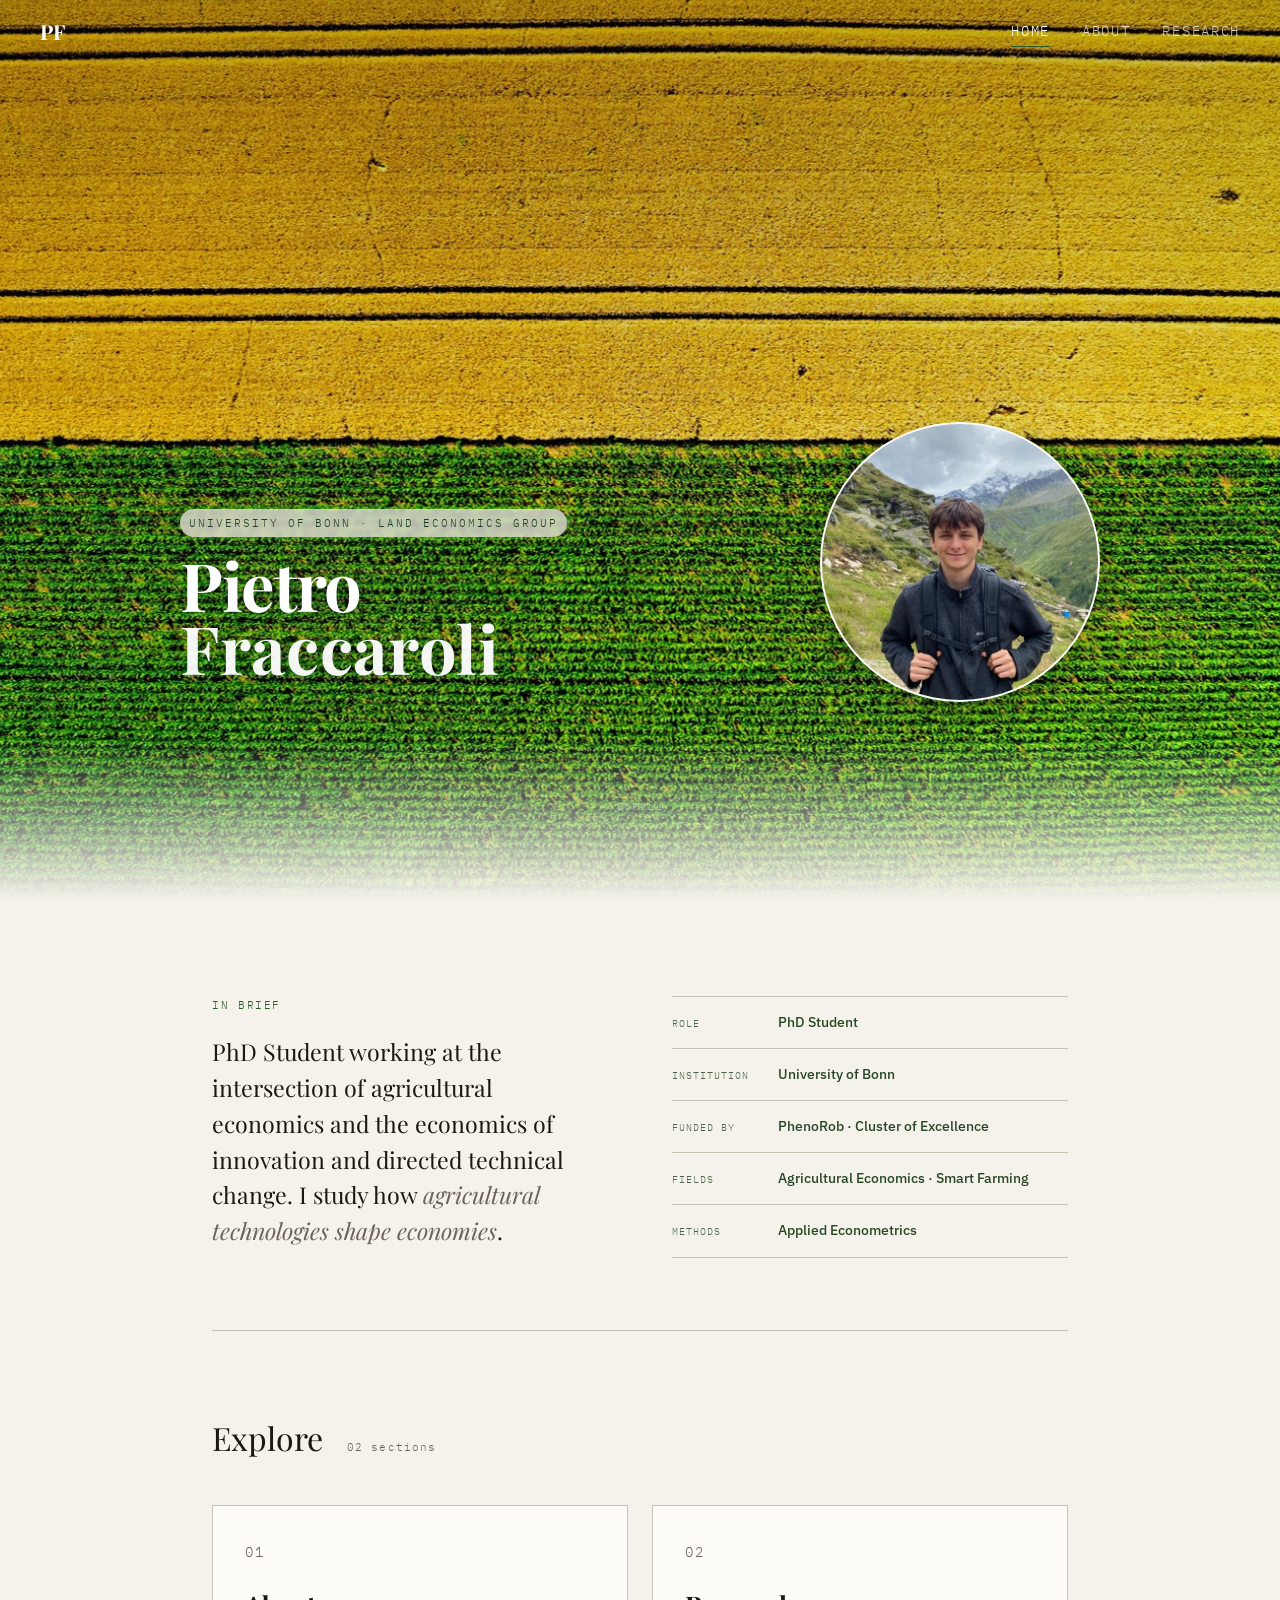
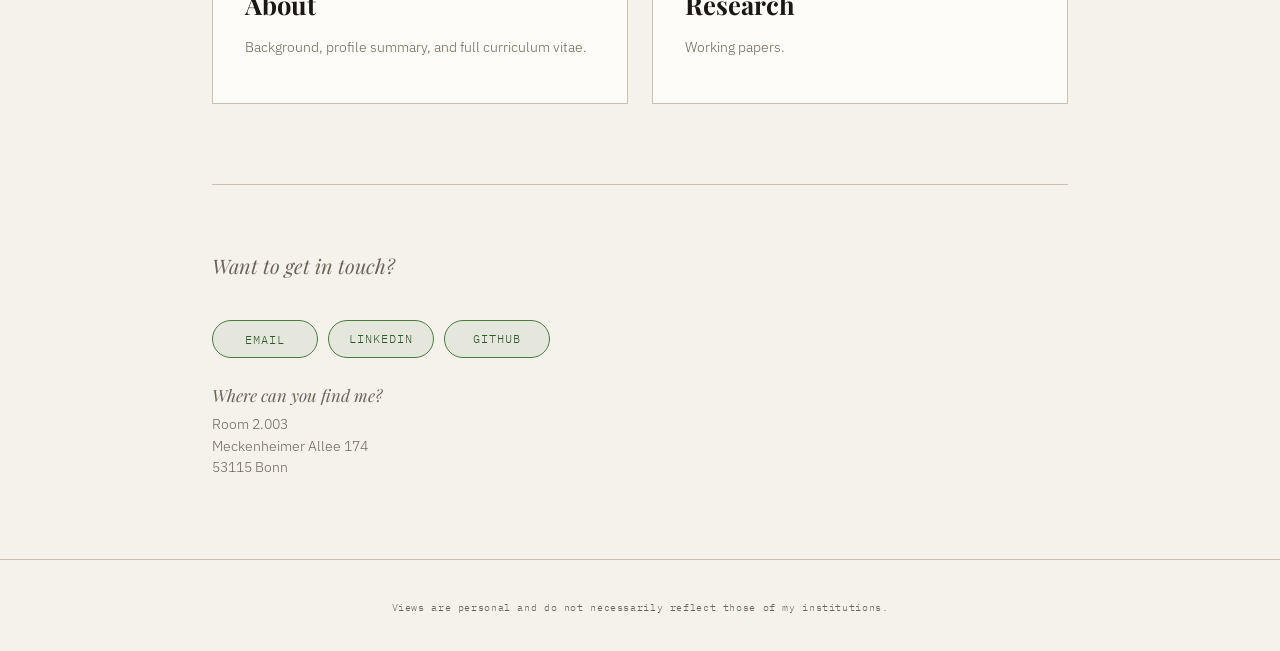
<file: index.html>
<!DOCTYPE html>
<html lang="en">
<head>
  <meta charset="UTF-8" />
  <meta name="viewport" content="width=device-width, initial-scale=1.0" />
  <title>Pietro Fraccaroli | Home</title>
  <link rel="preconnect" href="https://fonts.googleapis.com">
  <link rel="preconnect" href="https://fonts.gstatic.com" crossorigin>
  <link href="https://fonts.googleapis.com/css2?family=Playfair+Display:ital,wght@0,400;0,700;1,400&family=IBM+Plex+Mono:wght@400;500&family=IBM+Plex+Sans:wght@300;400;500&display=swap" rel="stylesheet">
  <style>
    *, *::before, *::after { box-sizing: border-box; margin: 0; padding: 0; }

    :root {
      --bg: #f5f2eb;
      --ink: #1a1714;
      --muted: #6b6358;
      --accent: #2d5a27;
      --accent-light: #4a7c42;
      --rule: #c8c0b0;
      --card-bg: #fefcf8;
      --serif: 'Playfair Display', Georgia, serif;
      --mono: 'IBM Plex Mono', monospace;
      --sans: 'IBM Plex Sans', sans-serif;
    }

    html { scroll-behavior: smooth; }

    body {
      background: var(--bg);
      color: var(--ink);
      font-family: var(--sans);
      font-weight: 300;
      line-height: 1.7;
      overflow-x: hidden;
    }

    /* NAV */
    .site-header {
      position: fixed;
      top: 0; left: 0; right: 0;
      z-index: 100;
      padding: 0 2.5rem;
      display: flex;
      align-items: center;
      justify-content: space-between;
      height: 64px;
      transition: background 0.4s, backdrop-filter 0.4s, box-shadow 0.4s;
    }
    .site-header.scrolled {
      background: rgba(245,242,235,0.92);
      backdrop-filter: blur(12px);
      box-shadow: 0 1px 0 var(--rule);
    }
    .brand {
      font-family: var(--serif);
      font-size: 1.3rem;
      font-weight: 700;
      color: #fff;
      text-decoration: none;
      letter-spacing: 0.02em;
      transition: color 0.4s;
    }
    .site-header.scrolled .brand { color: var(--ink); }
    nav { display: flex; gap: 2rem; }
    nav a {
      font-family: var(--mono);
      font-size: 0.88rem;
      text-transform: uppercase;
      letter-spacing: 0.12em;
      color: rgba(255,255,255,0.75);
      text-decoration: none;
      transition: color 0.2s;
      position: relative;
    }
    .site-header.scrolled nav a { color: var(--muted); }
    nav a::after {
      content: '';
      position: absolute;
      bottom: -3px; left: 0; right: 0;
      height: 1px;
      background: var(--accent);
      transform: scaleX(0);
      transform-origin: left;
      transition: transform 0.3s;
    }
    nav a:hover, nav a.active { color: #fff; }
    .site-header.scrolled nav a:hover,
    .site-header.scrolled nav a.active { color: var(--ink); }
    nav a:hover::after, nav a.active::after { transform: scaleX(1); }

    /* HERO PARALLAX */
    .hero-wrap {
      position: relative;
      height: 100vh;
      overflow: hidden;
    }
    .hero-bg {
      position: absolute;
      inset: -20%;
      background: url('bernd-dittrich-CfTuh559VVY-unsplash.jpg') center center / cover no-repeat;
      will-change: transform;
    }
    .hero-overlay {
      position: absolute;
      inset: 0;
      background: linear-gradient(
        to bottom,
        rgba(15,13,10,0.24) 0%,
        rgba(15,13,10,0.08) 45%,
        rgba(245,242,235,0.0) 82%,
        rgba(245,242,235,1) 100%
      );
    }
    .hero-content {
      position: absolute;
      bottom: 22%;
      left: 50%;
      transform: translateX(-50%);
      width: min(920px, 90vw);
      display: flex;
      align-items: flex-end;
      justify-content: space-between;
      gap: 2rem;
    }
    .hero-photo {
      width: 280px;
      height: 280px;
      border-radius: 50%;
      overflow: hidden;
      flex-shrink: 0;
      border: 2px solid rgba(255,255,255,0.85);
      box-shadow: 0 12px 32px rgba(0,0,0,0.28);
      background: rgba(245,242,235,0.85);
      opacity: 0;
      animation: fadeUp 0.8s 0.5s forwards;
    }
    .hero-photo img {
      width: 100%;
      height: 100%;
      object-fit: cover;
      object-position: center;
      display: block;
    }
    @media (max-width: 680px) {
      .hero-content { flex-direction: column; align-items: flex-start; gap: 1.2rem; }
      .hero-photo { width: 160px; height: 160px; order: -1; }
    }
    .hero-eyebrow {
      font-family: var(--mono);
      font-size: 0.7rem;
      letter-spacing: 0.18em;
      text-transform: uppercase;
      color: #1f3d1d;
      background: rgba(245,242,235,0.72);
      display: inline-block;
      padding: 0.28rem 0.55rem;
      border-radius: 999px;
      backdrop-filter: blur(2px);
      margin-bottom: 1rem;
      opacity: 0;
      animation: fadeUp 0.8s 0.2s forwards;
    }
    .hero-content h1 {
      font-family: var(--serif);
      font-size: clamp(2.4rem, 5.2vw, 4.8rem);
      font-weight: 700;
      color: #fff;
      line-height: 0.95;
      letter-spacing: -0.02em;
      text-shadow: 0 4px 16px rgba(0, 0, 0, 0.2);
      margin-bottom: 1.4rem;
      opacity: 0;
      animation: fadeUp 0.8s 0.4s forwards;
    }
    .hero-content h1 em {
      font-family: var(--sans);
      font-style: normal;
      font-weight: 300;
      letter-spacing: 0.02em;
      color: rgba(255,255,255,0.9);
    }
    .hero-content h1 strong {
      font-family: inherit;
      font-style: normal;
      font-weight: 700;
      letter-spacing: 0.01em;
      color: rgba(255,255,255,0.95);
    }
    .hero-lead {
      font-size: 1rem;
      font-weight: 300;
      color: rgba(255,255,255,0.8);
      max-width: 460px;
      opacity: 0;
      animation: fadeUp 0.8s 0.6s forwards;
    }
    .scroll-hint {
      position: absolute;
      bottom: 2.5rem;
      left: 50%;
      transform: translateX(-50%);
      display: flex;
      flex-direction: column;
      align-items: center;
      gap: 0.5rem;
      opacity: 0;
      animation: fadeIn 1s 1.4s forwards;
    }
    .scroll-hint span {
      font-family: var(--mono);
      font-size: 0.62rem;
      letter-spacing: 0.18em;
      color: rgba(255,255,255,0.45);
      text-transform: uppercase;
    }
    .scroll-line {
      width: 1px;
      height: 36px;
      background: rgba(255,255,255,0.3);
      animation: scrollPulse 2s 2s infinite;
    }

    /* MAIN */
    .main-content {
      position: relative;
      z-index: 2;
      background: var(--bg);
    }
    .container {
      max-width: 920px;
      margin: 0 auto;
      padding: 0 2rem;
    }

    /* INTRO */
    .intro-section {
      padding: 6rem 0 4.5rem;
      border-bottom: 1px solid var(--rule);
    }
    .intro-grid {
      display: grid;
      grid-template-columns: 1fr 1fr;
      gap: 4rem;
      align-items: start;
    }
    .intro-label {
      font-family: var(--mono);
      font-size: 0.68rem;
      letter-spacing: 0.15em;
      text-transform: uppercase;
      color: var(--accent);
      margin-bottom: 1.2rem;
    }
    .intro-text {
      font-family: var(--serif);
      font-size: 1.45rem;
      font-weight: 400;
      line-height: 1.55;
    }
    .intro-text em {
      font-style: italic;
      color: var(--muted);
    }
    .meta-line {
      display: flex;
      align-items: baseline;
      gap: 1rem;
      padding: 0.85rem 0;
      border-bottom: 1px solid var(--rule);
    }
    .meta-line:first-child { border-top: 1px solid var(--rule); }
    .meta-key {
      font-family: var(--mono);
      font-size: 0.65rem;
      letter-spacing: 0.1em;
      text-transform: uppercase;
      color: #4e6748;
      min-width: 90px;
      flex-shrink: 0;
    }
    .meta-val {
      font-size: 0.88rem;
      color: #274724;
      font-weight: 500;
    }

    /* CARDS */
    .explore-section { padding: 5rem 0; }
    .section-header {
      display: flex;
      align-items: baseline;
      gap: 1.5rem;
      margin-bottom: 2.5rem;
    }
    .section-header h2 {
      font-family: var(--serif);
      font-size: 2rem;
      font-weight: 400;
    }
    .section-header .count {
      font-family: var(--mono);
      font-size: 0.7rem;
      color: var(--muted);
      letter-spacing: 0.1em;
    }
    .cards {
      display: grid;
      grid-template-columns: 1fr 1fr;
      gap: 1.5rem;
    }
    .card-link { text-decoration: none; color: inherit; display: block; height: 100%; }
    .card {
      background: var(--card-bg);
      border: 1px solid var(--rule);
      padding: 2.2rem 2rem 2.8rem;
      height: 100%;
      position: relative;
      overflow: hidden;
      transition: transform 0.3s, box-shadow 0.3s, border-color 0.3s;
    }
    .card::before {
      content: '';
      position: absolute;
      top: 0; left: 0; right: 0;
      height: 3px;
      background: var(--accent);
      transform: scaleX(0);
      transform-origin: left;
      transition: transform 0.35s;
    }
    .card-link:hover .card {
      transform: translateY(-5px);
      box-shadow: 0 16px 40px rgba(0,0,0,0.09);
      border-color: transparent;
    }
    .card-link:hover .card::before { transform: scaleX(1); }
    .card-num {
      font-family: var(--mono);
      font-size: 0.65rem;
      letter-spacing: 0.12em;
      color: var(--muted);
      margin-bottom: 1.2rem;
    }
    .card h3 {
      font-family: var(--serif);
      font-size: 1.6rem;
      font-weight: 700;
      margin-bottom: 0.6rem;
    }
    .card p { font-size: 0.88rem; color: var(--muted); line-height: 1.6; }
    .card-arrow {
      position: absolute;
      bottom: 1.5rem; right: 1.75rem;
      font-size: 1.1rem;
      color: var(--accent);
      opacity: 0;
      transform: translateX(-6px);
      transition: opacity 0.3s, transform 0.3s;
    }
    .card-link:hover .card-arrow { opacity: 1; transform: translateX(0); }

    /* CONTACT */
    .contact-strip {
      border-top: 1px solid var(--rule);
      padding: 4rem 0 5rem;
      display: flex;
      align-items: flex-start;
      justify-content: space-between;
      flex-wrap: wrap;
      gap: 1.5rem;
    }
    .contact-left p:first-child {
      font-family: var(--serif);
      font-size: 1.25rem;
      font-style: italic;
      color: var(--muted);
      margin-bottom: 0.4rem;
    }
    #contact-msg {
      font-family: var(--mono);
      font-size: 0.72rem;
      color: var(--accent);
      letter-spacing: 0.05em;
      min-height: 1rem;
    }
    .social-strip {
      display: flex;
      flex-wrap: wrap;
      gap: 10px;
      margin: 0.9rem 0;
    }
    .social-link {
      display: inline-flex;
      align-items: center;
      justify-content: center;
      min-width: 106px;
      padding: 8px 12px;
      border-radius: 999px;
      border: 1px solid var(--accent-light);
      background: rgba(45, 90, 39, 0.08);
      color: var(--accent);
      font-family: var(--mono);
      font-size: 0.74rem;
      text-transform: uppercase;
      letter-spacing: 0.08em;
      text-decoration: none;
      transition: transform 0.22s ease, background 0.22s ease, color 0.22s ease, box-shadow 0.22s ease;
    }
    .social-link:hover, .social-link:focus-visible {
      background: var(--accent);
      color: #fff;
      transform: translateY(-2px);
      box-shadow: 0 10px 22px rgba(45, 90, 39, 0.24);
    }
    button.social-link {
      font-weight: inherit;
      cursor: pointer;
      appearance: none;
    }
    .contact-question {
      font-family: var(--serif);
      font-size: 1.05rem;
      font-style: italic;
      color: var(--muted);
      margin-top: 1.4rem;
      margin-bottom: 0.3rem;
    }
    .contact-address {
      font-style: normal;
      font-size: 0.85rem;
      color: var(--muted);
      line-height: 1.6;
    }
    .btn {
      font-family: var(--mono);
      font-size: 0.72rem;
      letter-spacing: 0.1em;
      text-transform: uppercase;
      padding: 0.9rem 2rem;
      border: 1px solid var(--ink);
      background: transparent;
      color: var(--ink);
      cursor: pointer;
      text-decoration: none;
      transition: background 0.25s, color 0.25s;
      display: inline-block;
    }
    .btn:hover { background: var(--ink); color: var(--bg); }
    .btn-accent { background: var(--accent); border-color: var(--accent); color: #fff; }
    .btn-accent:hover { background: var(--accent-light); border-color: var(--accent-light); }

    /* FOOTER */
    .site-footer {
      border-top: 1px solid var(--rule);
      padding: 2rem;
      text-align: center;
    }
    .site-footer small {
      font-family: var(--mono);
      font-size: 0.65rem;
      letter-spacing: 0.06em;
      color: var(--muted);
    }

    /* ANIMATIONS */
    @keyframes fadeUp {
      from { opacity: 0; transform: translateY(22px); }
      to   { opacity: 1; transform: translateY(0); }
    }
    @keyframes fadeIn {
      from { opacity: 0; } to { opacity: 1; }
    }
    @keyframes scrollPulse {
      0%, 100% { opacity: 0.3; }
      50%       { opacity: 0.9; }
    }

    /* RESPONSIVE */
    @media (max-width: 680px) {
      .intro-grid, .cards { grid-template-columns: 1fr; gap: 2rem; }
      .hero-content h1 { font-size: 2.8rem; }
      .contact-strip { flex-direction: column; }
    }
  </style>
</head>
<body>

  <header class="site-header" id="site-header">
    <a href="index.html" class="brand">PF</a>
    <nav aria-label="Main navigation">
      <a href="index.html" class="active">Home</a>
      <a href="about.html">About</a>
      <a href="research.html">Research</a>
    </nav>
  </header>

  <div class="hero-wrap">
    <div class="hero-bg" id="hero-bg"></div>
    <div class="hero-overlay"></div>
    <div class="hero-content">
      <div class="hero-text">
        <p class="hero-eyebrow">University of Bonn &middot; Land Economics Group</p>
        <h1>Pietro<br><strong>Fraccaroli</strong></h1>
      </div>
      <div class="hero-photo" id="hero-photo">
        <img src="photo.jpg" alt="Portrait of Pietro Fraccaroli" onerror="this.remove();">
      </div>
    </div>
    <div class="scroll-hint">
      <span>Scroll</span>
      <div class="scroll-line"></div>
    </div>
  </div>

  <main class="main-content">
    <div class="container">

      <section class="intro-section">
        <div class="intro-grid">
          <div>
            <p class="intro-label">In brief</p>
            <p class="intro-text">PhD Student working at the intersection of agricultural economics and the economics of innovation and directed technical change. I study how <em>agricultural technologies shape economies</em>.</p>
          </div>
          <div>
            <div class="meta-line">
              <span class="meta-key">Role</span>
              <span class="meta-val">PhD Student</span>
            </div>
            <div class="meta-line">
              <span class="meta-key">Institution</span>
              <span class="meta-val">University of Bonn</span>
            </div>
            <div class="meta-line">
              <span class="meta-key">Funded by</span>
              <span class="meta-val">PhenoRob · Cluster of Excellence</span>
            </div>
            <div class="meta-line">
              <span class="meta-key">Fields</span>
              <span class="meta-val">Agricultural Economics · Smart Farming</span>
            </div>
            <div class="meta-line">
              <span class="meta-key">Methods</span>
              <span class="meta-val">Applied Econometrics</span>
            </div>
          </div>
        </div>
      </section>

      <section class="explore-section">
        <div class="section-header">
          <h2>Explore</h2>
          <span class="count">02 sections</span>
        </div>
        <div class="cards">
          <a class="card-link" href="about.html" aria-label="Open About page">
            <article class="card">
              <p class="card-num">01</p>
              <h3>About</h3>
              <p>Background, profile summary, and full curriculum vitae.</p>
              <span class="card-arrow">→</span>
            </article>
          </a>
          <a class="card-link" href="research.html" aria-label="Open Research page">
            <article class="card">
              <p class="card-num">02</p>
              <h3>Research</h3>
              <p>Working papers.</p>
              <span class="card-arrow">→</span>
            </article>
          </a>
        </div>
      </section>

      <div class="contact-strip">
        <div class="contact-left">
          <p>Want to get in touch?</p>
          <p id="contact-msg" aria-live="polite"></p>
          <div class="social-strip" aria-label="Contact links">
            <button id="contact-btn" type="button" class="social-link">Email</button>
            <a class="social-link" href="https://www.linkedin.com/in/pietro-fraccaroli-560105260/" target="_blank" rel="noopener">LinkedIn</a>
            <a class="social-link" href="https://github.com/pietrofraccaroli-maker" target="_blank" rel="noopener">GitHub</a>
          </div>
          <p class="contact-question">Where can you find me?</p>
          <address class="contact-address">
            Room 2.003<br>
            Meckenheimer Allee 174<br>
            53115 Bonn
          </address>
        </div>
      </div>

    </div>
  </main>

  <footer class="site-footer">
    <small>Views are personal and do not necessarily reflect those of my institutions.</small>
  </footer>

  <script>
    // Parallax scroll + sticky nav, batched into one animation frame
    const heroBg = document.getElementById('hero-bg');
    const header = document.getElementById('site-header');
    let scrollTicking = false;
    window.addEventListener('scroll', () => {
      if (scrollTicking) return;
      scrollTicking = true;
      requestAnimationFrame(() => {
        const y = window.scrollY;
        heroBg.style.transform = `translate3d(0, ${y * 0.4}px, 0)`;
        header.classList.toggle('scrolled', y > 60);
        scrollTicking = false;
      });
    }, { passive: true });

    // Contact button — copies email to clipboard
    document.getElementById('contact-btn').addEventListener('click', () => {
      const msg = document.getElementById('contact-msg');
      const email = 'pfraccar@uni-bonn.de';
      navigator.clipboard.writeText(email).then(() => {
        msg.textContent = '✓ Email copied to clipboard';
        setTimeout(() => msg.textContent = '', 3000);
      }).catch(() => {
        msg.textContent = email;
      });
    });
  </script>
</body>
</html>
</file>
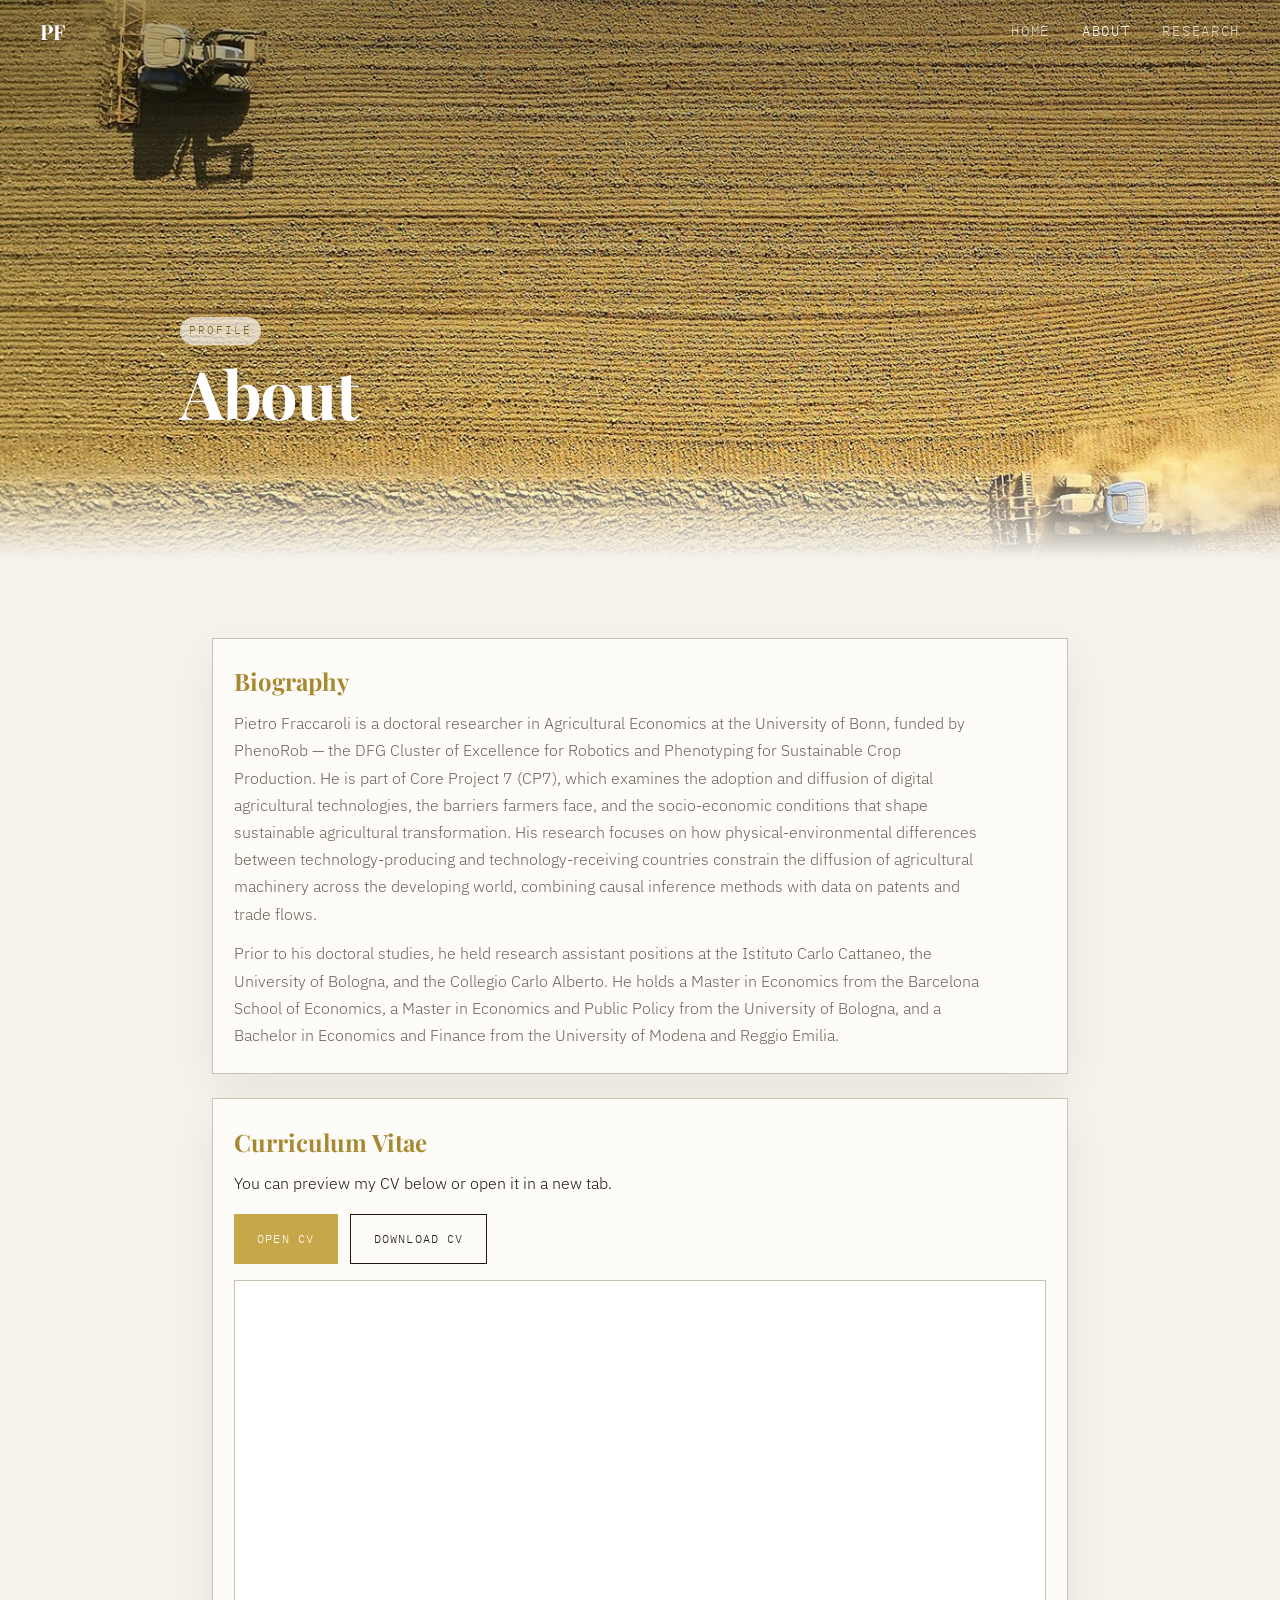
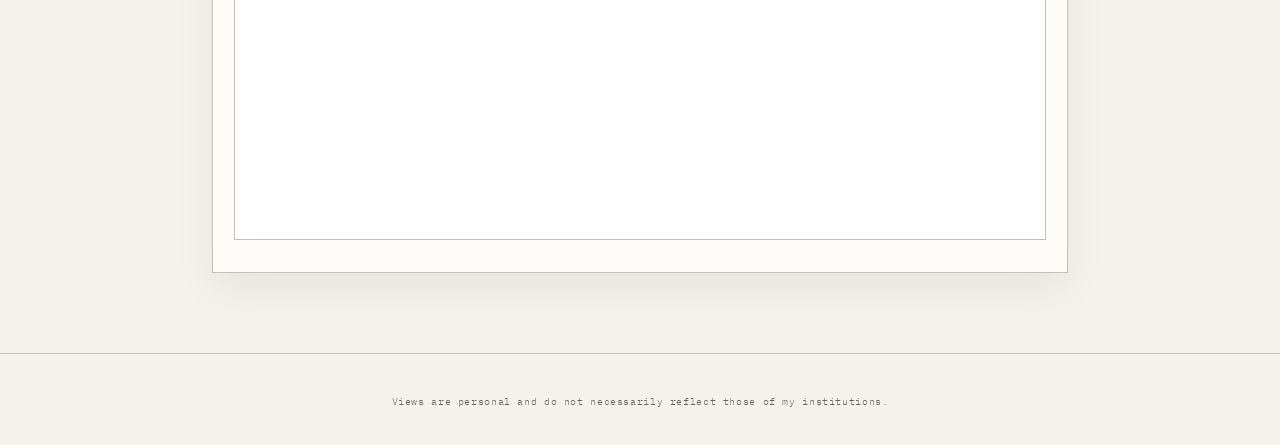
<file: about.html>
<!DOCTYPE html>
<html lang="en">
<head>
  <meta charset="UTF-8" />
  <meta name="viewport" content="width=device-width, initial-scale=1.0" />
  <title>Pietro Fraccaroli | About</title>
  <link rel="preconnect" href="https://fonts.googleapis.com">
  <link rel="preconnect" href="https://fonts.gstatic.com" crossorigin>
  <link href="https://fonts.googleapis.com/css2?family=Playfair+Display:ital,wght@0,400;0,700;1,400&family=IBM+Plex+Mono:wght@400;500&family=IBM+Plex+Sans:wght@300;400;500&display=swap" rel="stylesheet">
  <style>
    *, *::before, *::after { box-sizing: border-box; margin: 0; padding: 0; }

    :root {
      --bg: #f5f2eb;
      --ink: #1a1714;
      --muted: #6b6358;
      --accent: #c6a84a;
      --accent-light: #d6bb67;
      --rule: #c8c0b0;
      --card-bg: #fefcf8;
      --serif: 'Playfair Display', Georgia, serif;
      --mono: 'IBM Plex Mono', monospace;
      --sans: 'IBM Plex Sans', sans-serif;
    }

    body {
      background: var(--bg);
      color: var(--ink);
      font-family: var(--sans);
      font-weight: 300;
      line-height: 1.7;
      overflow-x: hidden;
    }

    .site-header {
      position: fixed;
      top: 0; left: 0; right: 0;
      z-index: 100;
      padding: 0 2.5rem;
      display: flex;
      align-items: center;
      justify-content: space-between;
      height: 64px;
      transition: background 0.4s, backdrop-filter 0.4s, box-shadow 0.4s;
    }
    .site-header.scrolled {
      background: rgba(245,242,235,0.92);
      backdrop-filter: blur(12px);
      box-shadow: 0 1px 0 var(--rule);
    }
    .brand {
      font-family: var(--serif);
      font-size: 1.3rem;
      font-weight: 700;
      color: #fff;
      text-decoration: none;
      letter-spacing: 0.02em;
      transition: color 0.4s;
    }
    .site-header.scrolled .brand { color: var(--ink); }
    nav { display: flex; gap: 2rem; }
    nav a {
      font-family: var(--mono);
      font-size: 0.88rem;
      text-transform: uppercase;
      letter-spacing: 0.12em;
      color: rgba(255,255,255,0.75);
      text-decoration: none;
      transition: color 0.2s;
      position: relative;
    }
    .site-header.scrolled nav a { color: var(--muted); }
    nav a::after {
      content: '';
      position: absolute;
      bottom: -3px; left: 0; right: 0;
      height: 1px;
      background: var(--accent);
      transform: scaleX(0);
      transform-origin: left;
      transition: transform 0.3s;
    }
    nav a:hover, nav a.active { color: #fff; }
    .site-header.scrolled nav a:hover,
    .site-header.scrolled nav a.active { color: var(--ink); }
    nav a:hover::after, nav a.active::after { transform: scaleX(1); }

    .hero-wrap {
      position: relative;
      height: 62vh;
      min-height: 420px;
      overflow: hidden;
    }
    .hero-bg {
      position: absolute;
      inset: -20%;
      background: url('johny-goerend-xaSM1R157vI-unsplash.jpg') center center / cover no-repeat;
    }
    .hero-overlay {
      position: absolute;
      inset: 0;
      background: linear-gradient(
        to bottom,
        rgba(15,13,10,0.30) 0%,
        rgba(15,13,10,0.10) 45%,
        rgba(245,242,235,0.0) 82%,
        rgba(245,242,235,1) 100%
      );
    }
    .hero-content {
      position: absolute;
      bottom: 24%;
      left: 50%;
      transform: translateX(-50%);
      width: min(920px, 90vw);
    }
    .hero-eyebrow {
      font-family: var(--mono);
      font-size: 0.7rem;
      letter-spacing: 0.18em;
      text-transform: uppercase;
      color: #7b6220;
      background: rgba(245,242,235,0.72);
      display: inline-block;
      padding: 0.28rem 0.55rem;
      border-radius: 999px;
      margin-bottom: 1rem;
      opacity: 0;
      animation: fadeUp 0.8s 0.15s forwards;
    }
    h1, h2, h3 { font-family: var(--serif); }
    .hero-content h1 {
      font-size: clamp(2.4rem, 5.2vw, 4.8rem);
      font-weight: 700;
      color: #fff;
      line-height: 0.95;
      letter-spacing: -0.02em;
      text-shadow: 0 4px 16px rgba(0, 0, 0, 0.2);
      opacity: 0;
      animation: fadeUp 0.8s 0.35s forwards;
    }

    .main-content { background: var(--bg); }
    .container {
      max-width: 920px;
      margin: 0 auto;
      padding: 0 2rem;
    }

    .about-shell {
      padding: 5rem 0;
      display: grid;
      gap: 1.5rem;
    }
    .about-header .lead {
      margin-top: 0.6rem;
      font-family: var(--serif);
      font-size: 1.25rem;
      line-height: 1.55;
    }
    .about-header p {
      color: var(--muted);
      max-width: 75ch;
    }

    .about-grid {
      display: grid;
      grid-template-columns: 1fr;
      gap: 1.5rem;
    }
    .about-panel, .cv-block {
      background: var(--card-bg);
      border: 1px solid var(--rule);
      padding: 1.4rem 1.3rem 1.5rem;
      box-shadow: 0 16px 40px rgba(0,0,0,0.06);
    }
    .about-panel h2, .cv-block h2 {
      margin-bottom: 0.5rem;
      color: #a78931;
    }
    .about-panel p { color: var(--muted); max-width: 75ch; }
    .about-panel p + p { margin-top: 0.8rem; }
    .bullet-list { padding-left: 1.1rem; }
    .bullet-list li { margin-bottom: 0.35rem; }
    .bullet-list li::marker { color: #c6a84a; }

    .btn {
      font-family: var(--mono);
      font-size: 0.72rem;
      letter-spacing: 0.1em;
      text-transform: uppercase;
      padding: 0.9rem 1.4rem;
      border: 1px solid var(--ink);
      background: transparent;
      color: var(--ink);
      cursor: pointer;
      text-decoration: none;
      transition: background 0.25s, color 0.25s;
      display: inline-block;
    }
    .btn:hover { background: var(--ink); color: var(--bg); }
    .btn-accent { background: var(--accent); border-color: var(--accent); color: #fff; }
    .btn-accent:hover { background: var(--accent-light); border-color: var(--accent-light); }

    .cv-actions {
      display: flex;
      flex-wrap: wrap;
      gap: 0.8rem;
      margin: 1rem 0;
    }
    .cv-frame {
      width: 100%;
      height: 560px;
      border: 1px solid var(--rule);
      background: #fff;
    }

    .site-footer {
      border-top: 1px solid var(--rule);
      padding: 2rem;
      text-align: center;
    }
    .site-footer small {
      font-family: var(--mono);
      font-size: 0.65rem;
      letter-spacing: 0.06em;
      color: var(--muted);
    }

    @keyframes fadeUp {
      from { opacity: 0; transform: translateY(22px); }
      to { opacity: 1; transform: translateY(0); }
    }

    @media (max-width: 900px) {
      .about-grid { grid-template-columns: 1fr; }
      .cv-frame { height: 440px; }
    }
  </style>
</head>
<body>
  <header class="site-header" id="site-header">
    <a href="index.html" class="brand">PF</a>
    <nav aria-label="Main navigation">
      <a href="index.html">Home</a>
      <a href="about.html" class="active">About</a>
      <a href="research.html">Research</a>
    </nav>
  </header>

  <div class="hero-wrap">
    <div class="hero-bg"></div>
    <div class="hero-overlay"></div>
    <div class="hero-content">
      <p class="hero-eyebrow">Profile</p>
      <h1>About</h1>
    </div>
  </div>

  <main class="main-content">
    <div class="container">
      <article class="about-shell">
        <div class="about-grid">
          <section class="about-panel" aria-labelledby="bio-title">
            <h2 id="bio-title">Biography</h2>
            <p>
              Pietro Fraccaroli is a doctoral researcher in Agricultural Economics at the University of Bonn, funded by PhenoRob &mdash; the DFG Cluster of Excellence for Robotics and Phenotyping for Sustainable Crop Production. He is part of Core Project 7 (CP7), which examines the adoption and diffusion of digital agricultural technologies, the barriers farmers face, and the socio-economic conditions that shape sustainable agricultural transformation. His research focuses on how physical-environmental differences between technology-producing and technology-receiving countries constrain the diffusion of agricultural machinery across the developing world, combining causal inference methods with data on patents and trade flows.
            </p>
            <p>
              Prior to his doctoral studies, he held research assistant positions at the Istituto Carlo Cattaneo, the University of Bologna, and the Collegio Carlo Alberto. He holds a Master in Economics from the Barcelona School of Economics, a Master in Economics and Public Policy from the University of Bologna, and a Bachelor in Economics and Finance from the University of Modena and Reggio Emilia.
            </p>
          </section>
        </div>

        <section class="cv-block" aria-labelledby="cv-title">
          <h2 id="cv-title">Curriculum Vitae</h2>
          <p>You can preview my CV below or open it in a new tab.</p>
          <div class="cv-actions">
            <a class="btn btn-accent" href="CURRICULUM%20VITAE%20PIETRO_FRACCAROLI.pdf?v=20260314" target="_blank" rel="noopener">Open CV</a>
            <a class="btn" href="CURRICULUM%20VITAE%20PIETRO_FRACCAROLI.pdf?v=20260314" download>Download CV</a>
          </div>
          <iframe
            class="cv-frame"
            src="CURRICULUM%20VITAE%20PIETRO_FRACCAROLI.pdf?v=20260314"
            title="Curriculum Vitae of Pietro Fraccaroli"
          ></iframe>
        </section>
      </article>
    </div>
  </main>

  <footer class="site-footer">
    <small>Views are personal and do not necessarily reflect those of my institutions.</small>
  </footer>

  <script>
    const header = document.getElementById('site-header');
    window.addEventListener('scroll', () => {
      header.classList.toggle('scrolled', window.scrollY > 60);
    }, { passive: true });
  </script>
</body>
</html>
</file>
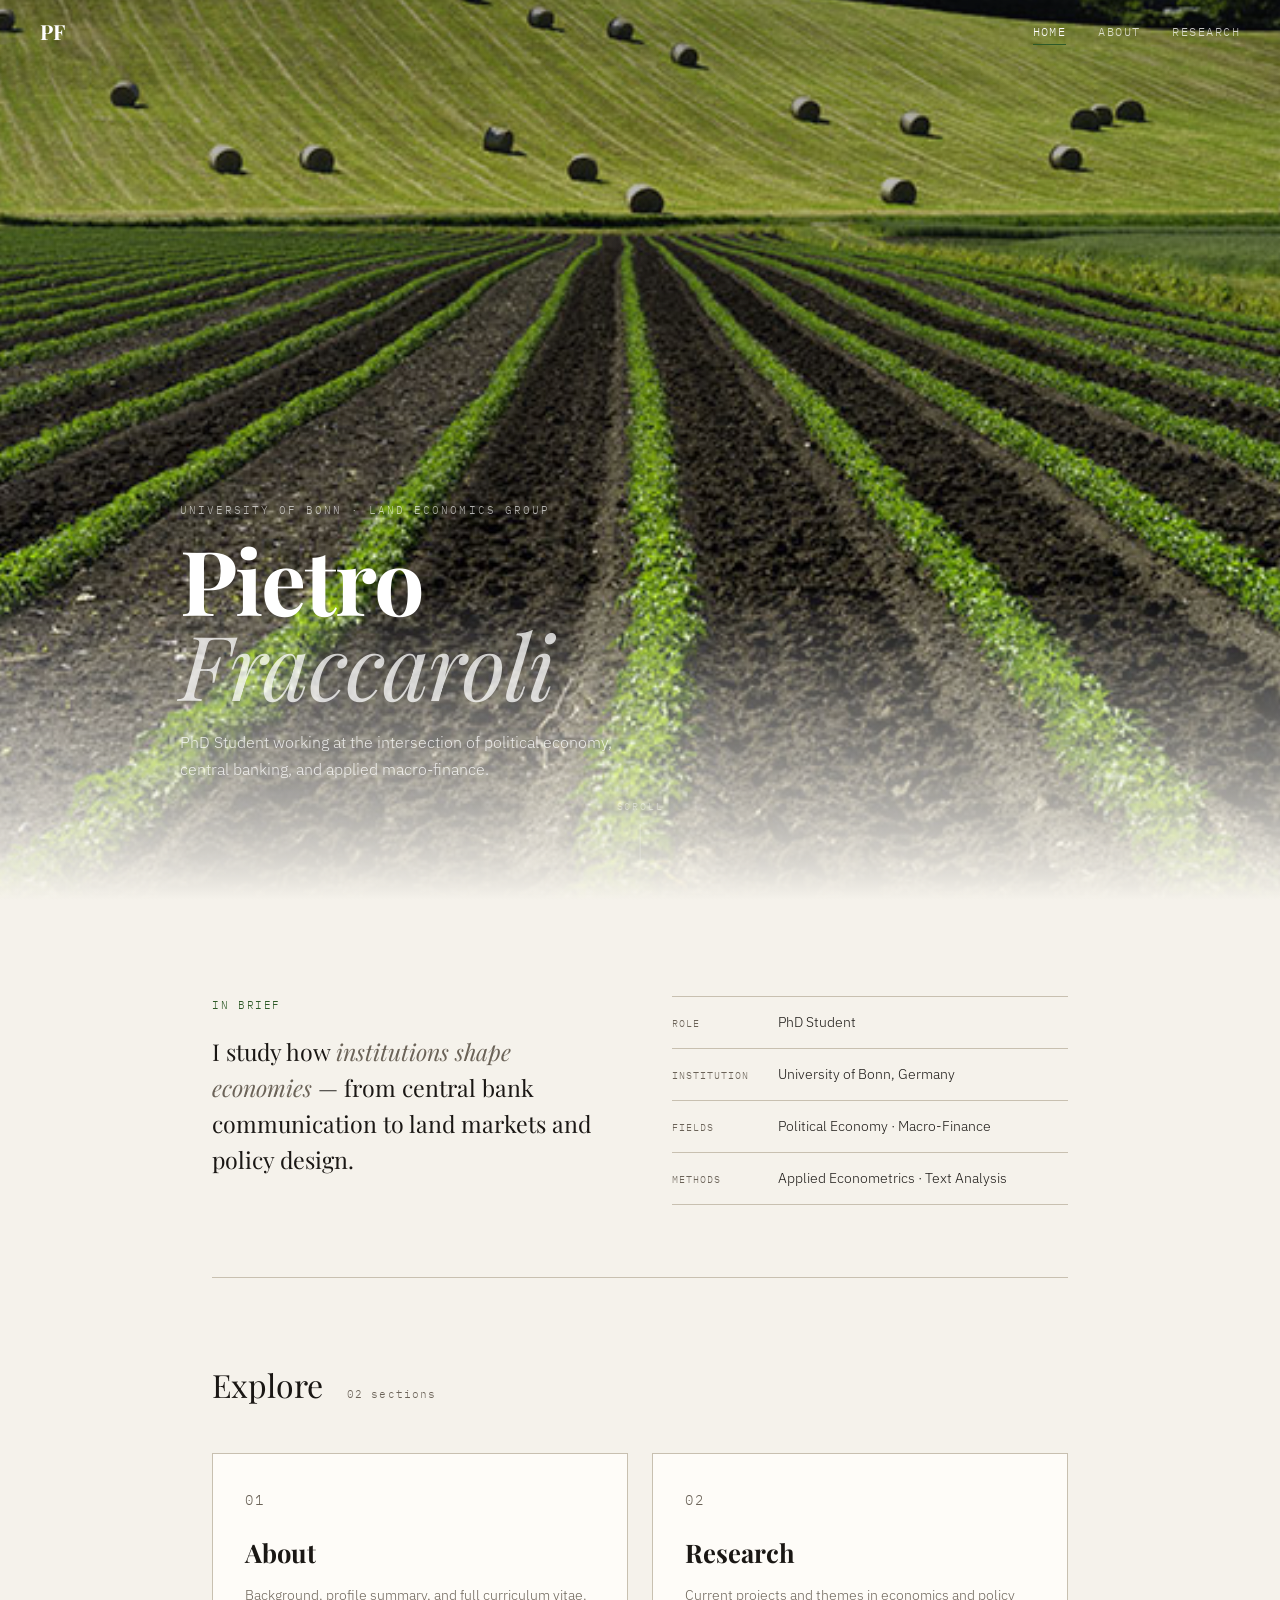
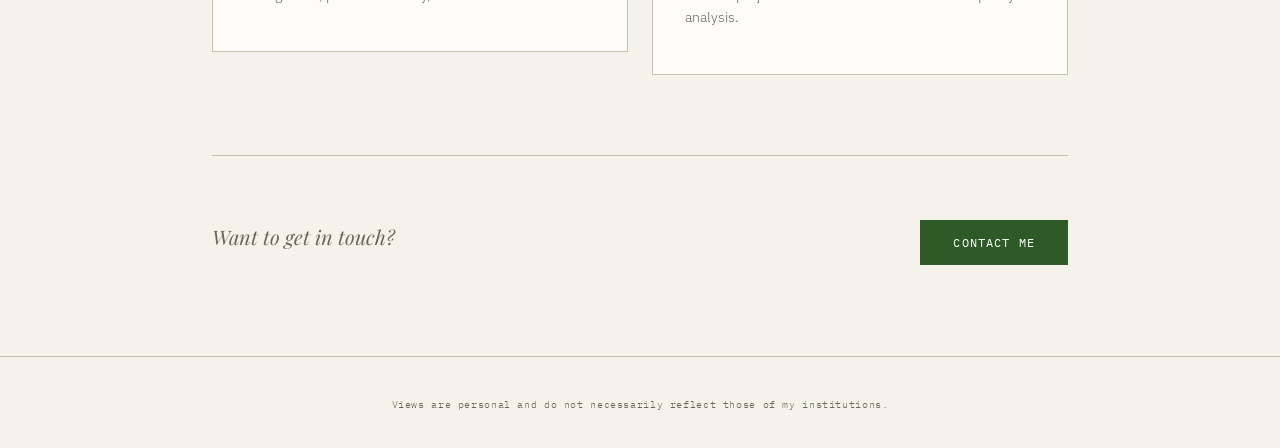
<file: claude.index.html>
<!DOCTYPE html>
<html lang="en">
<head>
  <meta charset="UTF-8" />
  <meta name="viewport" content="width=device-width, initial-scale=1.0" />
  <title>Pietro Fraccaroli | Home</title>
  <link rel="preconnect" href="https://fonts.googleapis.com">
  <link rel="preconnect" href="https://fonts.gstatic.com" crossorigin>
  <link href="https://fonts.googleapis.com/css2?family=Playfair+Display:ital,wght@0,400;0,700;1,400&family=IBM+Plex+Mono:wght@400;500&family=IBM+Plex+Sans:wght@300;400;500&display=swap" rel="stylesheet">
  <style>
    *, *::before, *::after { box-sizing: border-box; margin: 0; padding: 0; }

    :root {
      --bg: #f5f2eb;
      --ink: #1a1714;
      --muted: #6b6358;
      --accent: #2d5a27;
      --accent-light: #4a7c42;
      --rule: #c8c0b0;
      --card-bg: #fefcf8;
      --serif: 'Playfair Display', Georgia, serif;
      --mono: 'IBM Plex Mono', monospace;
      --sans: 'IBM Plex Sans', sans-serif;
    }

    html { scroll-behavior: smooth; }

    body {
      background: var(--bg);
      color: var(--ink);
      font-family: var(--sans);
      font-weight: 300;
      line-height: 1.7;
      overflow-x: hidden;
    }

    /* NAV */
    .site-header {
      position: fixed;
      top: 0; left: 0; right: 0;
      z-index: 100;
      padding: 0 2.5rem;
      display: flex;
      align-items: center;
      justify-content: space-between;
      height: 64px;
      transition: background 0.4s, backdrop-filter 0.4s, box-shadow 0.4s;
    }
    .site-header.scrolled {
      background: rgba(245,242,235,0.92);
      backdrop-filter: blur(12px);
      box-shadow: 0 1px 0 var(--rule);
    }
    .brand {
      font-family: var(--serif);
      font-size: 1.3rem;
      font-weight: 700;
      color: #fff;
      text-decoration: none;
      letter-spacing: 0.02em;
      transition: color 0.4s;
    }
    .site-header.scrolled .brand { color: var(--ink); }
    nav { display: flex; gap: 2rem; }
    nav a {
      font-family: var(--mono);
      font-size: 0.75rem;
      text-transform: uppercase;
      letter-spacing: 0.12em;
      color: rgba(255,255,255,0.75);
      text-decoration: none;
      transition: color 0.2s;
      position: relative;
    }
    .site-header.scrolled nav a { color: var(--muted); }
    nav a::after {
      content: '';
      position: absolute;
      bottom: -3px; left: 0; right: 0;
      height: 1px;
      background: var(--accent);
      transform: scaleX(0);
      transform-origin: left;
      transition: transform 0.3s;
    }
    nav a:hover, nav a.active { color: #fff; }
    .site-header.scrolled nav a:hover,
    .site-header.scrolled nav a.active { color: var(--ink); }
    nav a:hover::after, nav a.active::after { transform: scaleX(1); }

    /* HERO PARALLAX */
    .hero-wrap {
      position: relative;
      height: 100vh;
      overflow: hidden;
    }
    .hero-bg {
      position: absolute;
      inset: -20%;
      background: url('agricoltura.jpg') center center / cover no-repeat;
      will-change: transform;
    }
    .hero-overlay {
      position: absolute;
      inset: 0;
      background: linear-gradient(
        to bottom,
        rgba(15,13,10,0.4) 0%,
        rgba(15,13,10,0.15) 45%,
        rgba(245,242,235,0.0) 65%,
        rgba(245,242,235,1) 100%
      );
    }
    .hero-content {
      position: absolute;
      bottom: 13%;
      left: 50%;
      transform: translateX(-50%);
      width: min(920px, 90vw);
    }
    .hero-eyebrow {
      font-family: var(--mono);
      font-size: 0.7rem;
      letter-spacing: 0.18em;
      text-transform: uppercase;
      color: rgba(255,255,255,0.65);
      margin-bottom: 1rem;
      opacity: 0;
      animation: fadeUp 0.8s 0.2s forwards;
    }
    .hero-content h1 {
      font-family: var(--serif);
      font-size: clamp(3.2rem, 7vw, 6.5rem);
      font-weight: 700;
      color: #fff;
      line-height: 0.95;
      letter-spacing: -0.02em;
      margin-bottom: 1.4rem;
      opacity: 0;
      animation: fadeUp 0.8s 0.4s forwards;
    }
    .hero-content h1 em {
      font-style: italic;
      font-weight: 400;
      color: rgba(255,255,255,0.75);
    }
    .hero-lead {
      font-size: 1rem;
      font-weight: 300;
      color: rgba(255,255,255,0.8);
      max-width: 460px;
      opacity: 0;
      animation: fadeUp 0.8s 0.6s forwards;
    }
    .scroll-hint {
      position: absolute;
      bottom: 2.5rem;
      left: 50%;
      transform: translateX(-50%);
      display: flex;
      flex-direction: column;
      align-items: center;
      gap: 0.5rem;
      opacity: 0;
      animation: fadeIn 1s 1.4s forwards;
    }
    .scroll-hint span {
      font-family: var(--mono);
      font-size: 0.62rem;
      letter-spacing: 0.18em;
      color: rgba(255,255,255,0.45);
      text-transform: uppercase;
    }
    .scroll-line {
      width: 1px;
      height: 36px;
      background: rgba(255,255,255,0.3);
      animation: scrollPulse 2s 2s infinite;
    }

    /* MAIN */
    .main-content {
      position: relative;
      z-index: 2;
      background: var(--bg);
    }
    .container {
      max-width: 920px;
      margin: 0 auto;
      padding: 0 2rem;
    }

    /* INTRO */
    .intro-section {
      padding: 6rem 0 4.5rem;
      border-bottom: 1px solid var(--rule);
    }
    .intro-grid {
      display: grid;
      grid-template-columns: 1fr 1fr;
      gap: 4rem;
      align-items: start;
    }
    .intro-label {
      font-family: var(--mono);
      font-size: 0.68rem;
      letter-spacing: 0.15em;
      text-transform: uppercase;
      color: var(--accent);
      margin-bottom: 1.2rem;
    }
    .intro-text {
      font-family: var(--serif);
      font-size: 1.45rem;
      font-weight: 400;
      line-height: 1.55;
    }
    .intro-text em {
      font-style: italic;
      color: var(--muted);
    }
    .meta-line {
      display: flex;
      align-items: baseline;
      gap: 1rem;
      padding: 0.85rem 0;
      border-bottom: 1px solid var(--rule);
    }
    .meta-line:first-child { border-top: 1px solid var(--rule); }
    .meta-key {
      font-family: var(--mono);
      font-size: 0.65rem;
      letter-spacing: 0.1em;
      text-transform: uppercase;
      color: var(--muted);
      min-width: 90px;
      flex-shrink: 0;
    }
    .meta-val { font-size: 0.88rem; }

    /* CARDS */
    .explore-section { padding: 5rem 0; }
    .section-header {
      display: flex;
      align-items: baseline;
      gap: 1.5rem;
      margin-bottom: 2.5rem;
    }
    .section-header h2 {
      font-family: var(--serif);
      font-size: 2rem;
      font-weight: 400;
    }
    .section-header .count {
      font-family: var(--mono);
      font-size: 0.7rem;
      color: var(--muted);
      letter-spacing: 0.1em;
    }
    .cards {
      display: grid;
      grid-template-columns: 1fr 1fr;
      gap: 1.5rem;
    }
    .card-link { text-decoration: none; color: inherit; display: block; }
    .card {
      background: var(--card-bg);
      border: 1px solid var(--rule);
      padding: 2.2rem 2rem 2.8rem;
      position: relative;
      overflow: hidden;
      transition: transform 0.3s, box-shadow 0.3s, border-color 0.3s;
    }
    .card::before {
      content: '';
      position: absolute;
      top: 0; left: 0; right: 0;
      height: 3px;
      background: var(--accent);
      transform: scaleX(0);
      transform-origin: left;
      transition: transform 0.35s;
    }
    .card-link:hover .card {
      transform: translateY(-5px);
      box-shadow: 0 16px 40px rgba(0,0,0,0.09);
      border-color: transparent;
    }
    .card-link:hover .card::before { transform: scaleX(1); }
    .card-num {
      font-family: var(--mono);
      font-size: 0.65rem;
      letter-spacing: 0.12em;
      color: var(--muted);
      margin-bottom: 1.2rem;
    }
    .card h3 {
      font-family: var(--serif);
      font-size: 1.6rem;
      font-weight: 700;
      margin-bottom: 0.6rem;
    }
    .card p { font-size: 0.88rem; color: var(--muted); line-height: 1.6; }
    .card-arrow {
      position: absolute;
      bottom: 1.5rem; right: 1.75rem;
      font-size: 1.1rem;
      color: var(--accent);
      opacity: 0;
      transform: translateX(-6px);
      transition: opacity 0.3s, transform 0.3s;
    }
    .card-link:hover .card-arrow { opacity: 1; transform: translateX(0); }

    /* CONTACT */
    .contact-strip {
      border-top: 1px solid var(--rule);
      padding: 4rem 0 5rem;
      display: flex;
      align-items: flex-start;
      justify-content: space-between;
      flex-wrap: wrap;
      gap: 1.5rem;
    }
    .contact-left p:first-child {
      font-family: var(--serif);
      font-size: 1.25rem;
      font-style: italic;
      color: var(--muted);
      margin-bottom: 0.4rem;
    }
    #contact-msg {
      font-family: var(--mono);
      font-size: 0.72rem;
      color: var(--accent);
      letter-spacing: 0.05em;
      min-height: 1rem;
    }
    .btn {
      font-family: var(--mono);
      font-size: 0.72rem;
      letter-spacing: 0.1em;
      text-transform: uppercase;
      padding: 0.9rem 2rem;
      border: 1px solid var(--ink);
      background: transparent;
      color: var(--ink);
      cursor: pointer;
      text-decoration: none;
      transition: background 0.25s, color 0.25s;
      display: inline-block;
    }
    .btn:hover { background: var(--ink); color: var(--bg); }
    .btn-accent { background: var(--accent); border-color: var(--accent); color: #fff; }
    .btn-accent:hover { background: var(--accent-light); border-color: var(--accent-light); }

    /* FOOTER */
    .site-footer {
      border-top: 1px solid var(--rule);
      padding: 2rem;
      text-align: center;
    }
    .site-footer small {
      font-family: var(--mono);
      font-size: 0.65rem;
      letter-spacing: 0.06em;
      color: var(--muted);
    }

    /* ANIMATIONS */
    @keyframes fadeUp {
      from { opacity: 0; transform: translateY(22px); }
      to   { opacity: 1; transform: translateY(0); }
    }
    @keyframes fadeIn {
      from { opacity: 0; } to { opacity: 1; }
    }
    @keyframes scrollPulse {
      0%, 100% { opacity: 0.3; }
      50%       { opacity: 0.9; }
    }

    /* RESPONSIVE */
    @media (max-width: 680px) {
      .intro-grid, .cards { grid-template-columns: 1fr; gap: 2rem; }
      .hero-content h1 { font-size: 2.8rem; }
      .contact-strip { flex-direction: column; }
    }
  </style>
</head>
<body>

  <header class="site-header" id="site-header">
    <a href="index.html" class="brand">PF</a>
    <nav aria-label="Main navigation">
      <a href="index.html" class="active">Home</a>
      <a href="about.html">About</a>
      <a href="research.html">Research</a>
    </nav>
  </header>

  <div class="hero-wrap">
    <div class="hero-bg" id="hero-bg"></div>
    <div class="hero-overlay"></div>
    <div class="hero-content">
      <p class="hero-eyebrow">University of Bonn &middot; Land Economics Group</p>
      <h1>Pietro<br><em>Fraccaroli</em></h1>
      <p class="hero-lead">PhD Student working at the intersection of political economy, central banking, and applied macro-finance.</p>
    </div>
    <div class="scroll-hint">
      <span>Scroll</span>
      <div class="scroll-line"></div>
    </div>
  </div>

  <main class="main-content">
    <div class="container">

      <section class="intro-section">
        <div class="intro-grid">
          <div>
            <p class="intro-label">In brief</p>
            <p class="intro-text">I study how <em>institutions shape economies</em> — from central bank communication to land markets and policy design.</p>
          </div>
          <div>
            <div class="meta-line">
              <span class="meta-key">Role</span>
              <span class="meta-val">PhD Student</span>
            </div>
            <div class="meta-line">
              <span class="meta-key">Institution</span>
              <span class="meta-val">University of Bonn, Germany</span>
            </div>
            <div class="meta-line">
              <span class="meta-key">Fields</span>
              <span class="meta-val">Political Economy · Macro-Finance</span>
            </div>
            <div class="meta-line">
              <span class="meta-key">Methods</span>
              <span class="meta-val">Applied Econometrics · Text Analysis</span>
            </div>
          </div>
        </div>
      </section>

      <section class="explore-section">
        <div class="section-header">
          <h2>Explore</h2>
          <span class="count">02 sections</span>
        </div>
        <div class="cards">
          <a class="card-link" href="about.html" aria-label="Open About page">
            <article class="card">
              <p class="card-num">01</p>
              <h3>About</h3>
              <p>Background, profile summary, and full curriculum vitae.</p>
              <span class="card-arrow">→</span>
            </article>
          </a>
          <a class="card-link" href="research.html" aria-label="Open Research page">
            <article class="card">
              <p class="card-num">02</p>
              <h3>Research</h3>
              <p>Current projects and themes in economics and policy analysis.</p>
              <span class="card-arrow">→</span>
            </article>
          </a>
        </div>
      </section>

      <div class="contact-strip">
        <div class="contact-left">
          <p>Want to get in touch?</p>
          <p id="contact-msg" aria-live="polite"></p>
        </div>
        <button id="contact-btn" type="button" class="btn btn-accent">Contact me</button>
      </div>

    </div>
  </main>

  <footer class="site-footer">
    <small>Views are personal and do not necessarily reflect those of my institutions.</small>
  </footer>

  <script>
    // Parallax scroll
    const heroBg = document.getElementById('hero-bg');
    window.addEventListener('scroll', () => {
      heroBg.style.transform = `translateY(${window.scrollY * 0.4}px)`;
    }, { passive: true });

    // Sticky nav style
    const header = document.getElementById('site-header');
    window.addEventListener('scroll', () => {
      header.classList.toggle('scrolled', window.scrollY > 60);
    }, { passive: true });

    // Contact button — copies email
    document.getElementById('contact-btn').addEventListener('click', () => {
      const msg = document.getElementById('contact-msg');
      const email = 'p.fraccaroli@uni-bonn.de';
      navigator.clipboard.writeText(email).then(() => {
        msg.textContent = '✓ Email copied to clipboard';
        setTimeout(() => msg.textContent = '', 3000);
      }).catch(() => {
        msg.textContent = email;
      });
    });
  </script>
</body>
</html>
</file>
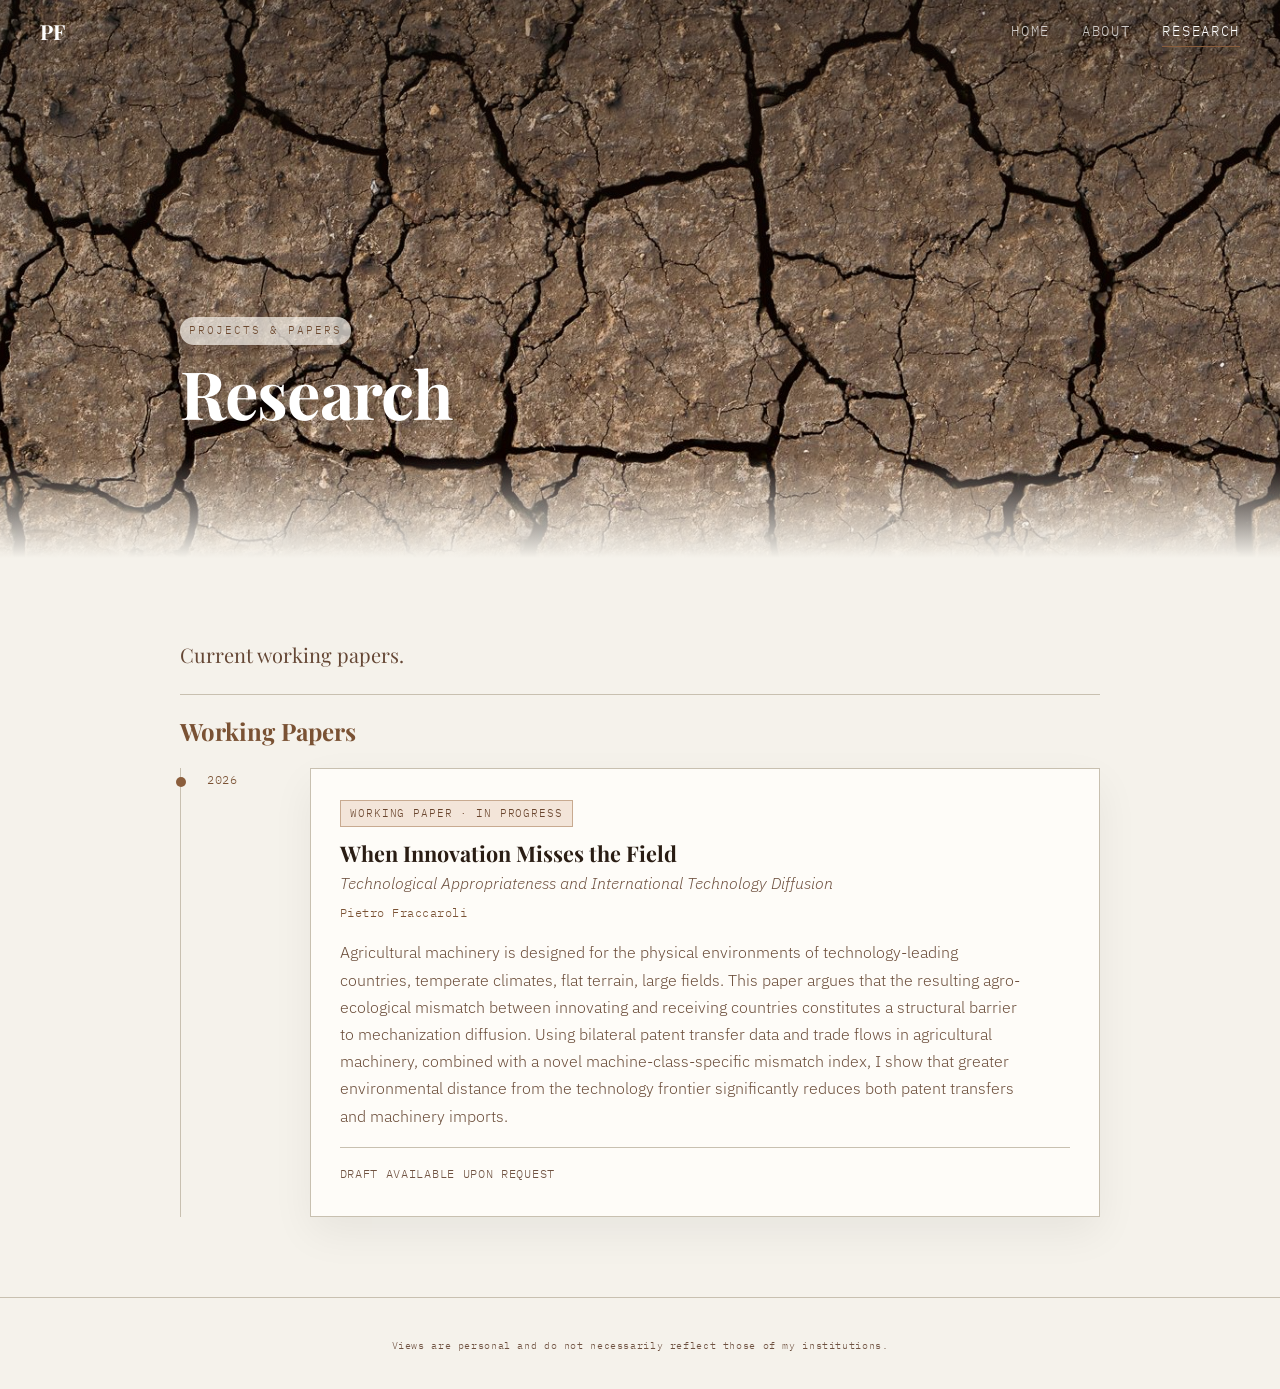
<file: research.html>
<!DOCTYPE html>
<html lang="en">
<head>
  <meta charset="UTF-8" />
  <meta name="viewport" content="width=device-width, initial-scale=1.0" />
  <title>Pietro Fraccaroli | Research</title>
  <link rel="preconnect" href="https://fonts.googleapis.com">
  <link rel="preconnect" href="https://fonts.gstatic.com" crossorigin>
  <link href="https://fonts.googleapis.com/css2?family=Playfair+Display:ital,wght@0,400;0,700;1,400&family=IBM+Plex+Mono:wght@400;500&family=IBM+Plex+Sans:wght@300;400;500&display=swap" rel="stylesheet">
  <style>
    *, *::before, *::after { box-sizing: border-box; margin: 0; padding: 0; }

    :root {
      --bg: #f5f2eb;
      --ink: #2a1d14;
      --muted: #6f5241;
      --accent: #8b5e3c;
      --accent-light: #a87852;
      --rule: #c8c0b0;
      --card-bg: #fefcf8;
      --serif: 'Playfair Display', Georgia, serif;
      --mono: 'IBM Plex Mono', monospace;
      --sans: 'IBM Plex Sans', sans-serif;
    }

    body {
      background: var(--bg);
      color: var(--ink);
      font-family: var(--sans);
      font-weight: 300;
      line-height: 1.7;
      overflow-x: hidden;
    }

    .site-header {
      position: fixed;
      top: 0; left: 0; right: 0;
      z-index: 100;
      padding: 0 2.5rem;
      display: flex;
      align-items: center;
      justify-content: space-between;
      height: 64px;
      transition: background 0.4s, backdrop-filter 0.4s, box-shadow 0.4s;
    }
    .site-header.scrolled {
      background: rgba(245,242,235,0.92);
      backdrop-filter: blur(12px);
      box-shadow: 0 1px 0 var(--rule);
    }
    .brand {
      font-family: var(--serif);
      font-size: 1.3rem;
      font-weight: 700;
      color: #fff;
      text-decoration: none;
      letter-spacing: 0.02em;
      transition: color 0.4s;
    }
    .site-header.scrolled .brand { color: var(--ink); }
    nav { display: flex; gap: 2rem; }
    nav a {
      font-family: var(--mono);
      font-size: 0.88rem;
      text-transform: uppercase;
      letter-spacing: 0.12em;
      color: rgba(255,255,255,0.75);
      text-decoration: none;
      transition: color 0.2s;
      position: relative;
    }
    .site-header.scrolled nav a { color: var(--muted); }
    nav a::after {
      content: '';
      position: absolute;
      bottom: -3px; left: 0; right: 0;
      height: 1px;
      background: var(--accent);
      transform: scaleX(0);
      transform-origin: left;
      transition: transform 0.3s;
    }
    nav a:hover, nav a.active { color: #fff; }
    .site-header.scrolled nav a:hover,
    .site-header.scrolled nav a.active { color: var(--ink); }
    nav a:hover::after, nav a.active::after { transform: scaleX(1); }

    .hero-wrap {
      position: relative;
      height: 62vh;
      min-height: 420px;
      overflow: hidden;
    }
    .hero-bg {
      position: absolute;
      inset: -20%;
      background: url('othman-alghanmi-stkEKK4ypYo-unsplash.jpg') center center / cover no-repeat;
    }
    .hero-overlay {
      position: absolute;
      inset: 0;
      background: linear-gradient(
        to bottom,
        rgba(15,13,10,0.30) 0%,
        rgba(15,13,10,0.10) 45%,
        rgba(245,242,235,0.0) 82%,
        rgba(245,242,235,1) 100%
      );
    }
    .hero-content {
      position: absolute;
      bottom: 24%;
      left: 50%;
      transform: translateX(-50%);
      width: min(920px, 90vw);
    }
    .hero-eyebrow {
      font-family: var(--mono);
      font-size: 0.7rem;
      letter-spacing: 0.18em;
      text-transform: uppercase;
      color: #6d492f;
      background: rgba(245,242,235,0.72);
      display: inline-block;
      padding: 0.28rem 0.55rem;
      border-radius: 999px;
      margin-bottom: 1rem;
      opacity: 0;
      animation: fadeUp 0.8s 0.15s forwards;
    }
    h1, h2, h3 { font-family: var(--serif); }
    .hero-content h1 {
      font-size: clamp(2.4rem, 5.2vw, 4.8rem);
      font-weight: 700;
      color: #fff;
      line-height: 0.95;
      letter-spacing: -0.02em;
      text-shadow: 0 4px 16px rgba(0, 0, 0, 0.2);
      opacity: 0;
      animation: fadeUp 0.8s 0.35s forwards;
    }

    .main-content { background: var(--bg); }
    .container {
      max-width: 920px;
      margin: 0 auto;
      padding: 0 2rem;
    }
    .content {
      padding: 5rem 0;
    }
    .lead {
      font-family: var(--serif);
      font-size: 1.25rem;
      color: #654735;
      margin-bottom: 1.2rem;
    }

    .paper-entry {
      background: var(--card-bg);
      border: 1px solid var(--rule);
      padding: 1.8rem 1.8rem 2rem;
      box-shadow: 0 16px 40px rgba(0,0,0,0.06);
    }
    .paper-status {
      display: inline-block;
      margin-bottom: 0.8rem;
      padding: 0.2rem 0.6rem;
      font-family: var(--mono);
      font-size: 0.68rem;
      text-transform: uppercase;
      letter-spacing: 0.08em;
      border: 1px solid #c8aa90;
      background: #f3e5d9;
      color: #6a452d;
    }
    .paper-title {
      font-size: 1.35rem;
      line-height: 1.35;
      margin-bottom: 0.5rem;
    }
    .paper-subtitle {
      display: block;
      font-family: var(--sans);
      font-style: italic;
      font-weight: 300;
      font-size: 1rem;
      color: var(--muted);
      margin-top: 0.25rem;
    }
    .paper-authors {
      font-family: var(--mono);
      font-size: 0.78rem;
      letter-spacing: 0.04em;
      color: #7a5234;
      margin-bottom: 1rem;
    }
    .paper-abstract {
      color: #6b4d3a;
      max-width: 68ch;
    }
    .paper-links {
      margin-top: 1.1rem;
      padding-top: 1rem;
      border-top: 1px solid var(--rule);
      font-family: var(--mono);
      font-size: 0.72rem;
      text-transform: uppercase;
      letter-spacing: 0.06em;
      color: var(--muted);
    }

    .research-block {
      margin-top: 1.4rem;
      padding-top: 1rem;
      border-top: 1px solid var(--rule);
    }
    .research-block h2 {
      color: #7a5234;
      margin-bottom: 0.6rem;
    }

    .timeline {
      margin-top: 1rem;
      border-left: 1px solid var(--rule);
      padding-left: 1.6rem;
      display: grid;
      gap: 0.9rem;
    }
    .timeline-item {
      display: grid;
      grid-template-columns: 84px 1fr;
      gap: 1.2rem;
      position: relative;
    }
    .timeline-item::before {
      content: "";
      width: 10px;
      height: 10px;
      border-radius: 50%;
      background: var(--accent);
      position: absolute;
      left: -1.93rem;
      top: 0.55rem;
    }
    .timeline-year {
      font-family: var(--mono);
      color: #7a5234;
      letter-spacing: 0.08em;
      text-transform: uppercase;
      font-size: 0.74rem;
      margin-top: 0.1rem;
    }

    .site-footer {
      border-top: 1px solid var(--rule);
      padding: 2rem;
      text-align: center;
    }
    .site-footer small {
      font-family: var(--mono);
      font-size: 0.65rem;
      letter-spacing: 0.06em;
      color: var(--muted);
    }

    @keyframes fadeUp {
      from { opacity: 0; transform: translateY(22px); }
      to { opacity: 1; transform: translateY(0); }
    }

    @media (max-width: 900px) {
      .paper-entry { padding: 1.4rem 1.3rem 1.6rem; }
      .timeline-item { grid-template-columns: 1fr; }
      .timeline-item::before { display: none; }
      .timeline { border-left: 0; padding-left: 0; }
    }
  </style>
</head>
<body>
  <header class="site-header" id="site-header">
    <a href="index.html" class="brand">PF</a>
    <nav aria-label="Main navigation">
      <a href="index.html">Home</a>
      <a href="about.html">About</a>
      <a href="research.html" class="active">Research</a>
    </nav>
  </header>

  <div class="hero-wrap">
    <div class="hero-bg"></div>
    <div class="hero-overlay"></div>
    <div class="hero-content">
      <p class="hero-eyebrow">Projects & Papers</p>
      <h1>Research</h1>
    </div>
  </div>

  <main class="main-content">
    <div class="container content">
      <p class="lead">Current working papers.</p>

      <section class="research-block" aria-labelledby="working-papers-title">
        <h2 id="working-papers-title">Working Papers</h2>
        <div class="timeline">
          <article class="timeline-item">
            <div class="timeline-year">2026</div>
            <div class="paper-entry">
              <span class="paper-status">Working Paper &middot; In Progress</span>
              <h3 class="paper-title">When Innovation Misses the Field<span class="paper-subtitle">Technological Appropriateness and International Technology Diffusion</span></h3>
              <p class="paper-authors">Pietro Fraccaroli</p>
              <p class="paper-abstract">
                Agricultural machinery is designed for the physical environments of technology-leading countries, temperate climates, flat terrain, large fields. This paper argues that the resulting agro-ecological mismatch between innovating and receiving countries constitutes a structural barrier to mechanization diffusion. Using bilateral patent transfer data and trade flows in agricultural machinery, combined with a novel machine-class-specific mismatch index, I show that greater environmental distance from the technology frontier significantly reduces both patent transfers and machinery imports.
              </p>
              <div class="paper-links">Draft available upon request</div>
            </div>
          </article>
        </div>
      </section>
    </div>
  </main>

  <footer class="site-footer">
    <small>Views are personal and do not necessarily reflect those of my institutions.</small>
  </footer>

  <script>
    const header = document.getElementById('site-header');
    window.addEventListener('scroll', () => {
      header.classList.toggle('scrolled', window.scrollY > 60);
    }, { passive: true });
  </script>
</body>
</html>
</file>
